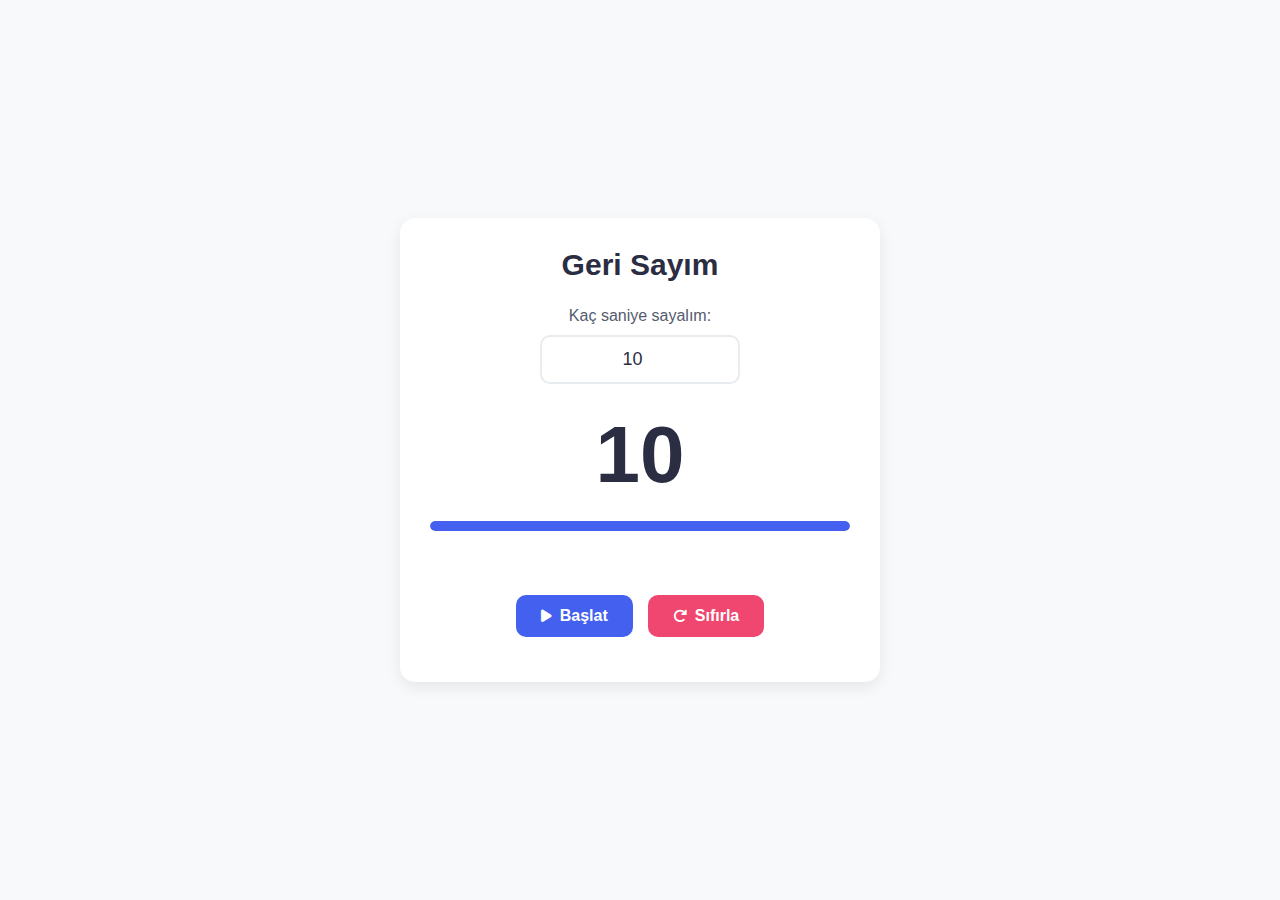
<file: w2-day3-js-Timer/index.html>
<!DOCTYPE html>
<html lang="tr">
<head>
    <meta charset="UTF-8">
    <meta name="viewport" content="width=device-width, initial-scale=1.0">
    <title>Geri Sayım</title>
    <link rel="stylesheet" href="style.css">
    <link rel="stylesheet" href="https://cdnjs.cloudflare.com/ajax/libs/font-awesome/6.4.0/css/all.min.css">
</head>
<body>
    <div class="container">
        <h1>Geri Sayım</h1>
        
        <div class="input-section">
            <label for="countdown-input">Kaç saniye sayalım:</label>
            <div class="input-wrapper">
                <input type="number" id="countdown-input" min="1" value="10">
            </div>
        </div>
        
        <div class="display-section">
            <p id="countdown-display">10</p>
            <div class="progress-bar">
                <div class="progress" id="progress-fill"></div>
            </div>
            <p id="status-message"></p>
        </div>
        
        <div class="button-section">
            <button id="start-button"><i class="fas fa-play"></i> Başlat</button>
            <button id="reset-button"><i class="fas fa-redo"></i> Sıfırla</button>
        </div>
    </div>

    <audio id="tick-sound" src="https://assets.mixkit.co/active_storage/sfx/2585/2585-preview.mp3"></audio>
    <script src="script.js"></script>
</body>
</html>
</file>
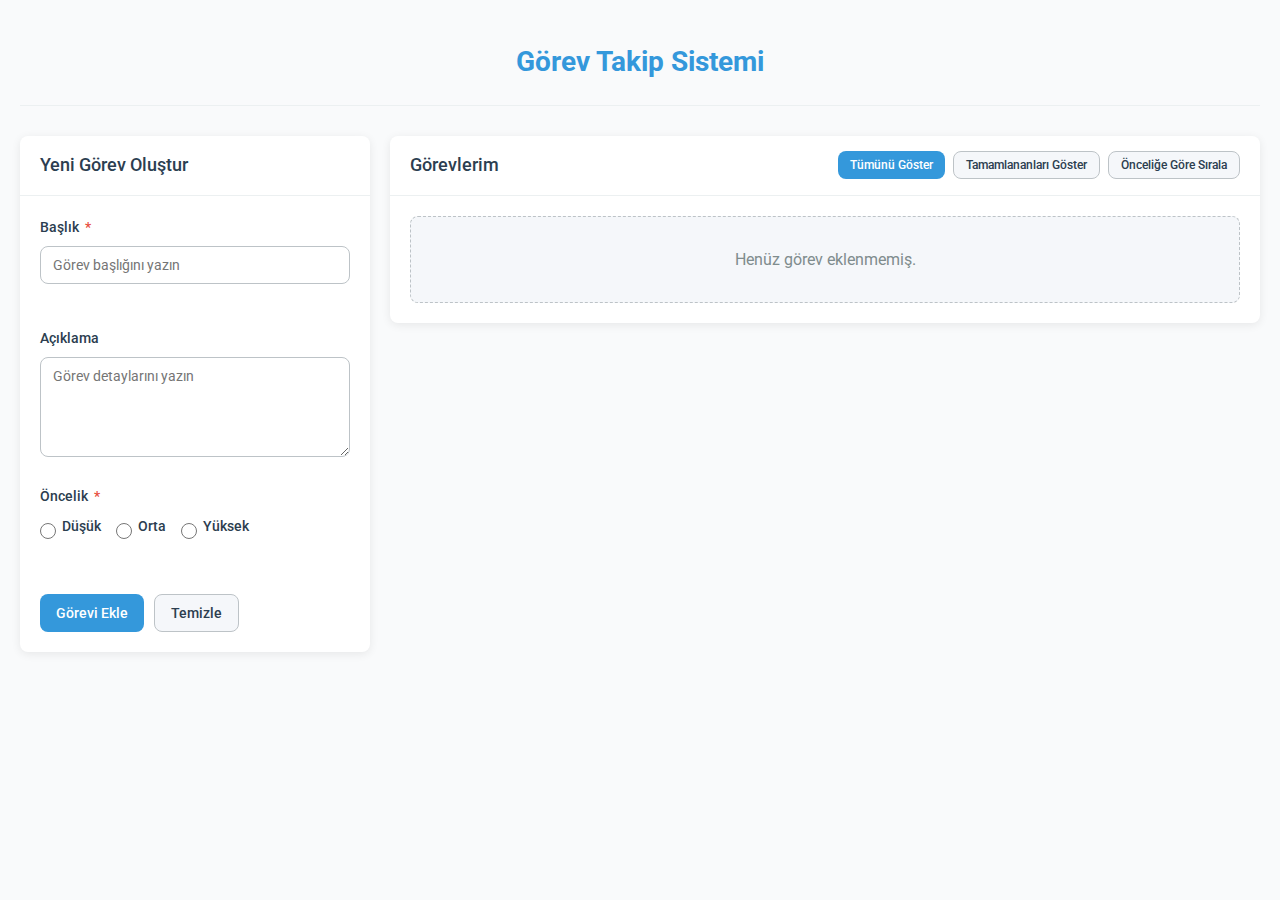
<file: w2-Task-Manager/index.html>
<!DOCTYPE html>
<html lang="tr">
<head>
  <meta charset="UTF-8">
  <meta name="viewport" content="width=device-width, initial-scale=1.0">
  <title>Görev Takip Sistemi</title>
  <link rel="stylesheet" href="style.css">
</head>
<body>
  <div class="app-container">
    <header class="app-header">
      <div class="logo">
        <h1>Görev Takip Sistemi</h1>
      </div>
    </header>

    <div class="content-wrapper">
      <aside class="sidebar">
        <div class="panel">
          <div class="panel-header">
            <h2>Yeni Görev Oluştur</h2>
          </div>
          <div class="panel-body">
            <form id="gorevForm">
              <div class="form-element">
                <label for="gorevBaslik">Başlık <span class="zorunlu">*</span></label>
                <input type="text" id="gorevBaslik" class="form-kontrol" placeholder="Görev başlığını yazın">
                <div id="baslikHata" class="hata-mesaji"></div>
              </div>
              
              <div class="form-element">
                <label for="gorevAciklama">Açıklama</label>
                <textarea id="gorevAciklama" class="form-kontrol" placeholder="Görev detaylarını yazın"></textarea>
              </div>
              
              <div class="form-element">
                <label>Öncelik <span class="zorunlu">*</span></label>
                <div class="oncelik-secenekleri">
                  <div class="oncelik-secenek">
                    <input type="radio" id="dusukOncelik" name="oncelik" value="dusuk">
                    <label for="dusukOncelik">Düşük</label>
                  </div>
                  <div class="oncelik-secenek">
                    <input type="radio" id="ortaOncelik" name="oncelik" value="orta">
                    <label for="ortaOncelik">Orta</label>
                  </div>
                  <div class="oncelik-secenek">
                    <input type="radio" id="yuksekOncelik" name="oncelik" value="yuksek">
                    <label for="yuksekOncelik">Yüksek</label>
                  </div>
                </div>
                <div id="oncelikHata" class="hata-mesaji"></div>
              </div>
              
              <div class="form-butonlar">
                <button type="submit" class="buton buton-birincil">Görevi Ekle</button>
                <button type="reset" class="buton buton-ikincil">Temizle</button>
              </div>
            </form>
          </div>
        </div>
      </aside>

      <main class="ana-icerik">
        <div class="panel">
          <div class="panel-header">
            <h2>Görevlerim</h2>
            <div class="filtre-araclari">
              <button id="tumunuGoster" class="buton buton-kucuk buton-birincil">Tümünü Göster</button>
              <button id="tamamlananlariGoster" class="buton buton-kucuk buton-ikincil">Tamamlananları Göster</button>
              <button id="onceligeGoreSirala" class="buton buton-kucuk buton-ikincil">Önceliğe Göre Sırala</button>
            </div>
          </div>
          <div class="panel-body">
            <div id="gorevListesi" class="gorev-listesi">
              <div class="bos-durum">
                <p>Henüz görev eklenmemiş.</p>
              </div>
            </div>
          </div>
        </div>
      </main>
    </div>
  </div>

  <script src="script.js"></script>
</body>
</html>
</file>
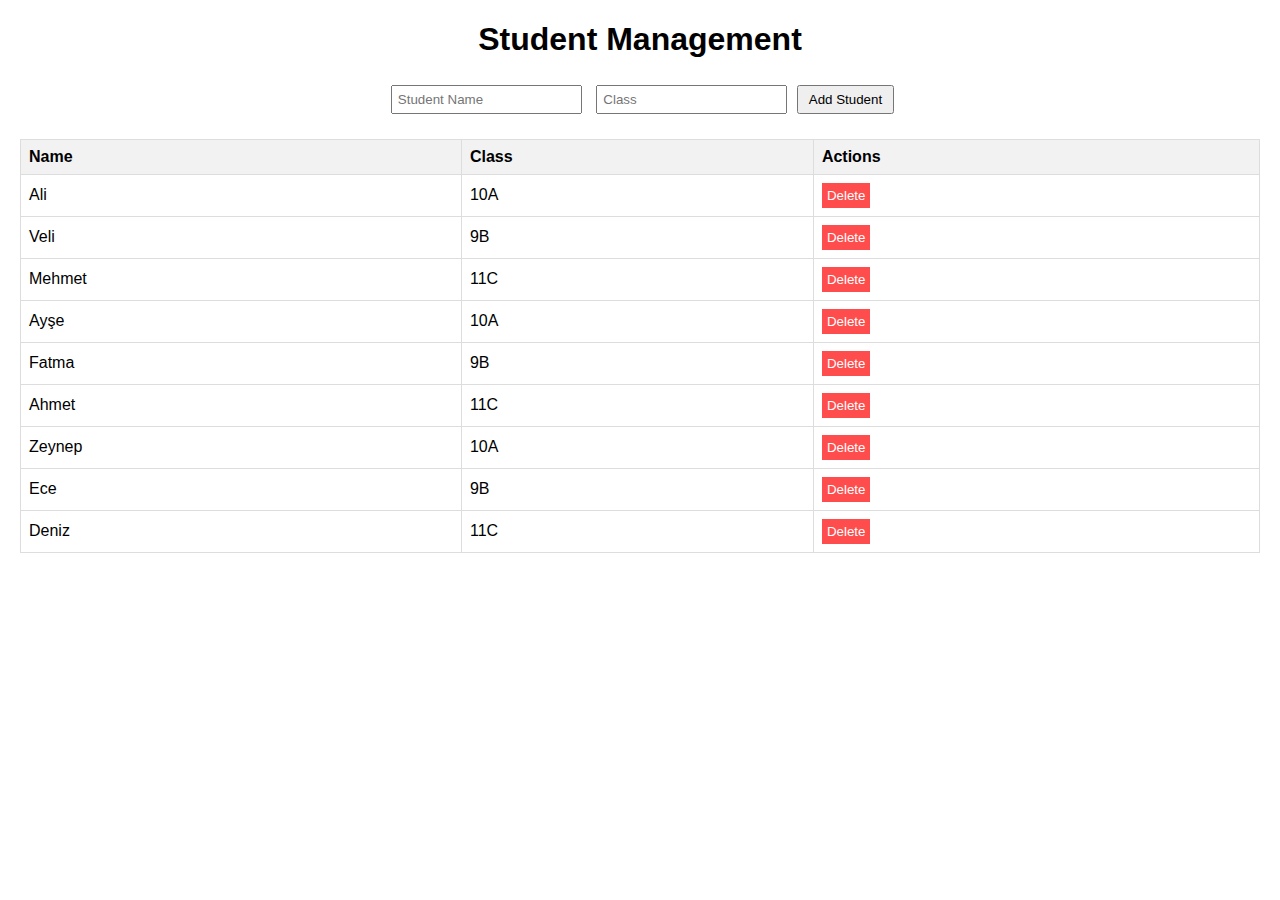
<file: w3-day1-jquery/index.html>
<!DOCTYPE html>
<html lang="en">
<head>
    <meta charset="UTF-8">
    <meta name="viewport" content="width=device-width, initial-scale=1.0">
    <title>Student List with jQuery</title>
    <script src="https://code.jquery.com/jquery-3.6.0.min.js"></script>
    <link rel="stylesheet" href="style.css">
</head>
<body>
    <h1>Student Management</h1>
    <form id="student-form">
        <input type="text" id="name" placeholder="Student Name">
        <input type="text" id="class" placeholder="Class">
        <button type="submit" id="add-btn">Add Student</button>
    </form>
    <table id="student-table">
        <thead>
            <tr>
                <th>Name</th>
                <th>Class</th>
                <th>Actions</th>
            </tr>
        </thead>
        <tbody></tbody>
    </table>
    <script src="script.js"></script>
</body>
</html>
</file>
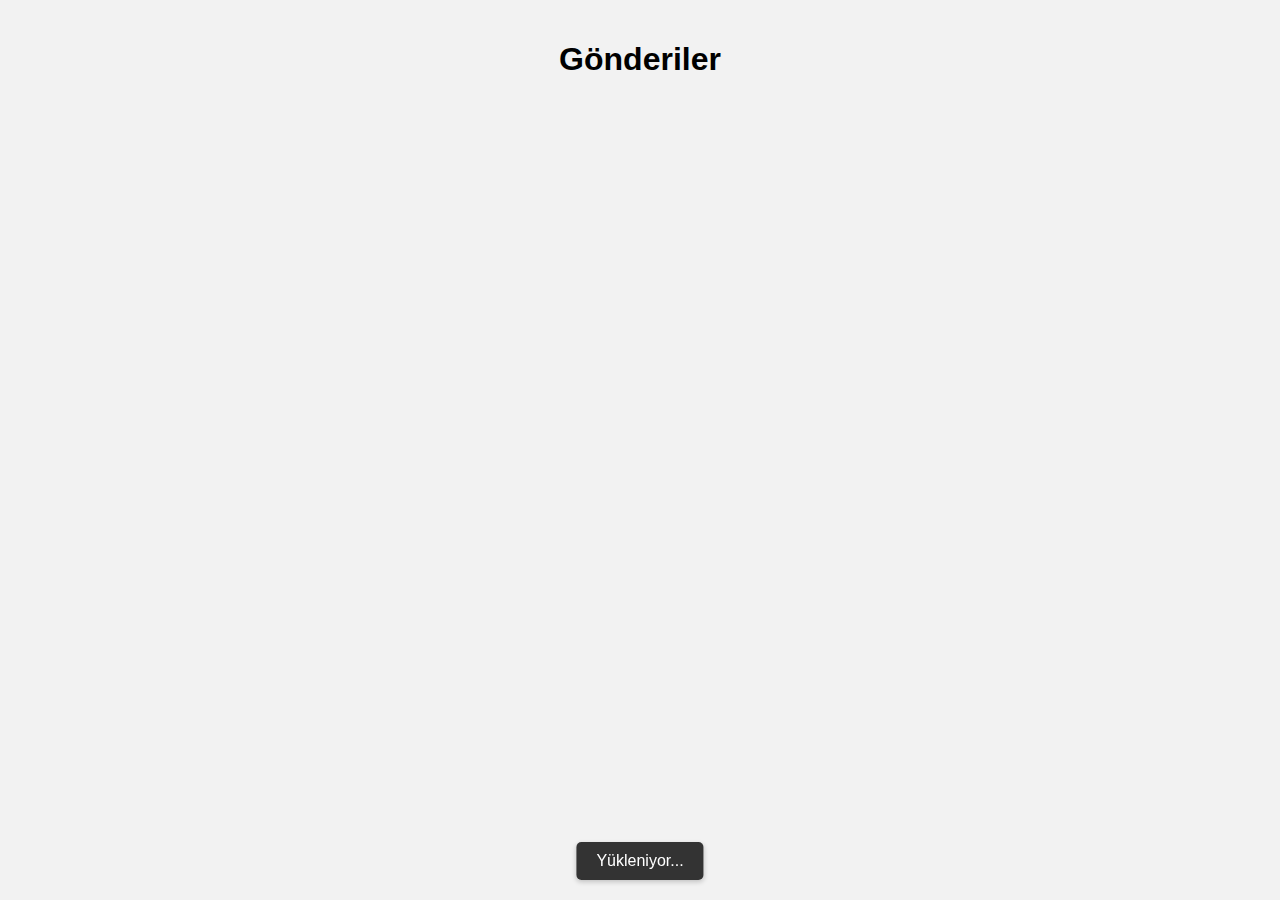
<file: w3-day2-ajaxScroll/index.html>
<!DOCTYPE html>
<html lang="tr">
  <head>
    <meta charset="UTF-8" />
    <title>Gönderiler</title>
    <link rel="stylesheet" href="style.css" />
    <script src="https://code.jquery.com/jquery-3.7.1.min.js"></script>
    <script src="script.js" defer></script>
  </head>
  <body>
    <main>
      <h1>Gönderiler</h1>
      <ul id="postList"></ul>
    </main>
    <div id="loader" class="hidden">Yükleniyor...</div>
  </body>
</html>
</file>
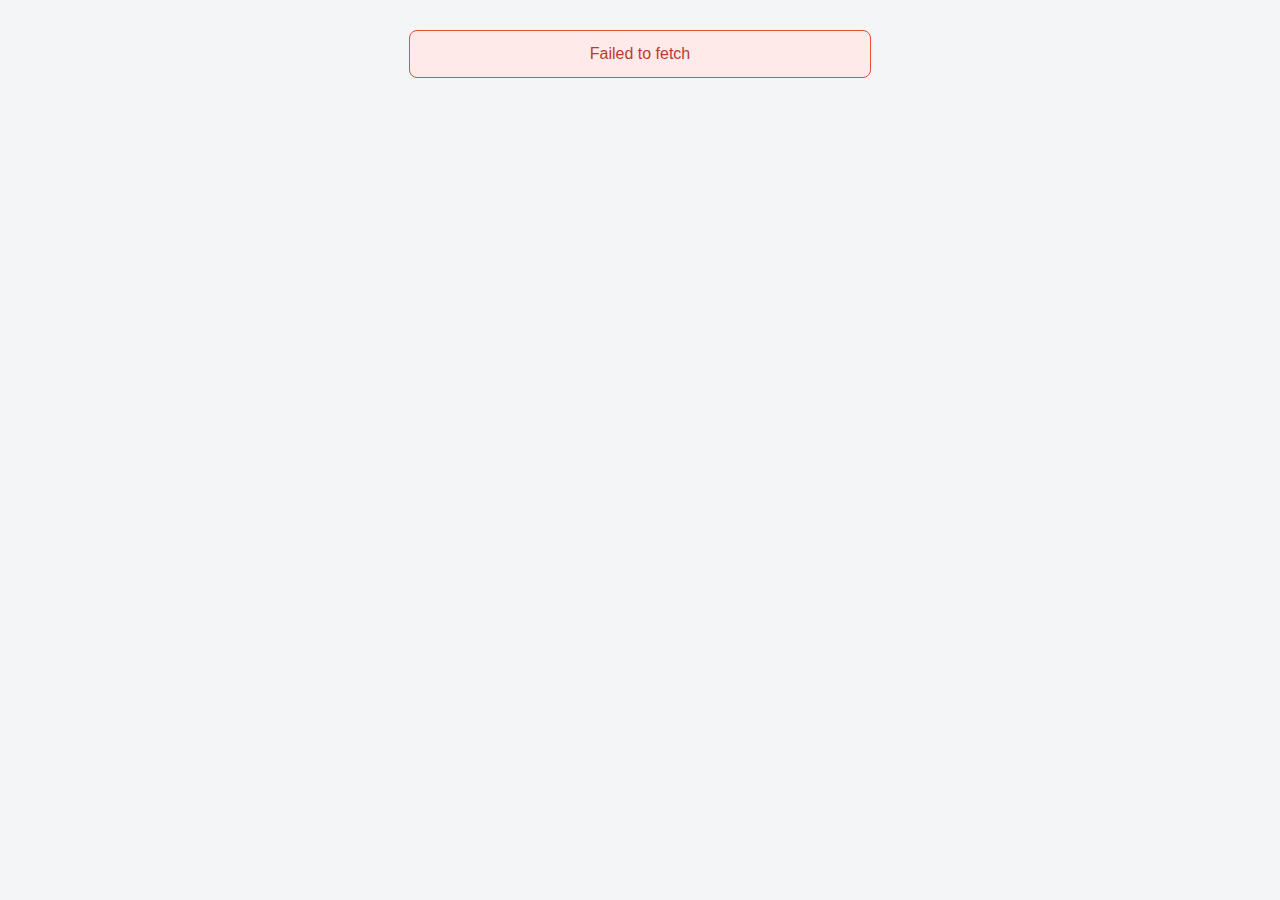
<file: w4-day2-asyncJS/index.html>
<!DOCTYPE html>
<html lang="tr">
<head>
  <meta charset="UTF-8">
  <title>INS API Users</title>
  <script src="https://code.jquery.com/jquery-3.7.1.min.js"></script>
</head>
<body>
  <div class="ins-api-users"></div>
  <script src="app.js"></script>
</body>
</html>
</file>
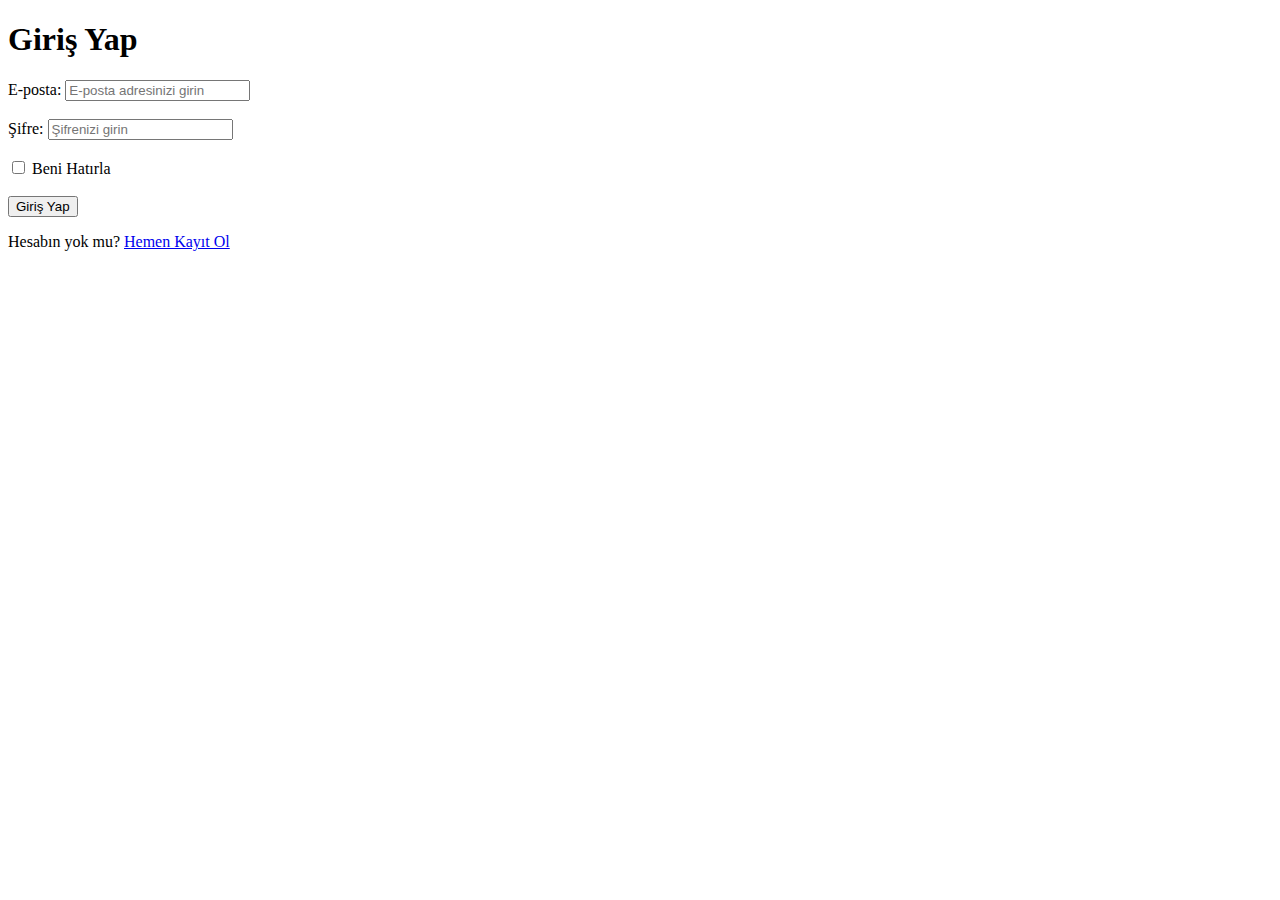
<file: html-day1/login.html>
<!DOCTYPE html>
<html lang="tr">
<head>
  <meta charset="UTF-8">
  <title>Giriş Yap</title>
</head>
<body>
  <h1>Giriş Yap</h1>
  <form>
    <label for="email">E-posta:</label>
    <input 
      type="email" 
      id="email" 
      name="email" 
      placeholder="E-posta adresinizi girin"
      required
    >
    <br><br>

    <label for="password">Şifre:</label>
    <input 
      type="password" 
      id="password" 
      name="password" 
      placeholder="Şifrenizi girin"
      required
    >
    <br><br>

    <label for="remember">
      <input 
        type="checkbox" 
        id="remember" 
        name="remember"
      >
      Beni Hatırla
    </label>
    <br><br>

    <button type="submit">Giriş Yap</button>
  </form>
  <p>
    Hesabın yok mu? 
    <a href="signup.html">Hemen Kayıt Ol</a>
  </p>
</body>
</html>
</file>
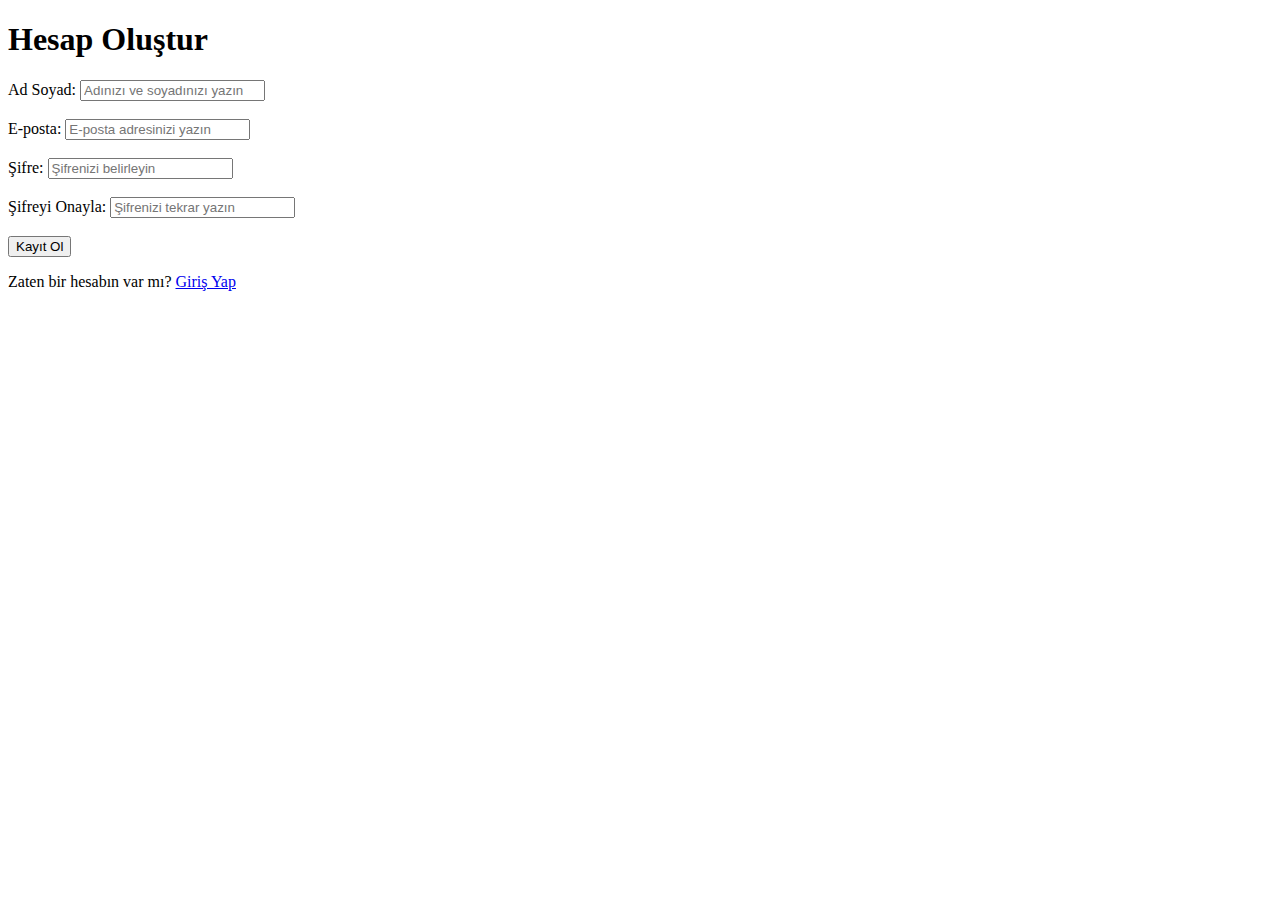
<file: html-day1/signup.html>
<!DOCTYPE html>
<html lang="tr">
<head>
  <meta charset="UTF-8">
  <title>Kayıt Ol</title>
</head>
<body>
  <h1>Hesap Oluştur</h1>
  <form>
    <label for="fullname">Ad Soyad:</label>
    <input 
      type="text" 
      id="fullname" 
      name="fullname" 
      placeholder="Adınızı ve soyadınızı yazın"
      required
    >
    <br><br>

    <label for="email">E-posta:</label>
    <input 
      type="email" 
      id="email" 
      name="email" 
      placeholder="E-posta adresinizi yazın"
      required
    >
    <br><br>

    <label for="password">Şifre:</label>
    <input 
      type="password" 
      id="password" 
      name="password" 
      placeholder="Şifrenizi belirleyin"
      required
    >
    <br><br>

    <label for="confirm-password">Şifreyi Onayla:</label>
    <input 
      type="password" 
      id="confirm-password" 
      name="confirm-password" 
      placeholder="Şifrenizi tekrar yazın"
      required
    >
    <br><br>

    <button type="submit">Kayıt Ol</button>
  </form>
  <p>
    Zaten bir hesabın var mı?
    <a href="login.html">Giriş Yap</a>
  </p>
</body>
</html>
</file>
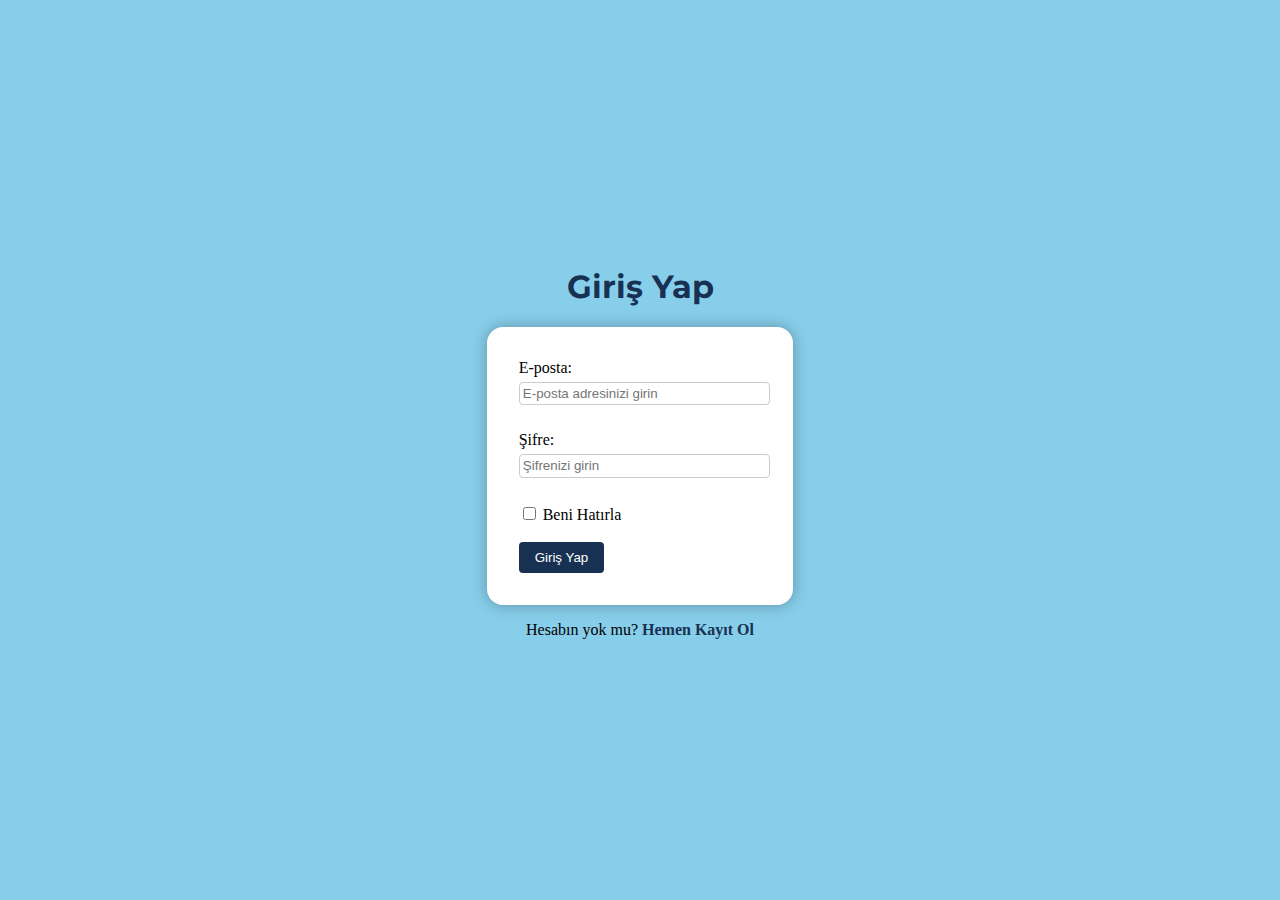
<file: w1-day2-css/login.html>
<!DOCTYPE html>
<html lang="tr">
<head>
  <meta charset="UTF-8">
  <link rel="stylesheet" href="style.css">
  <link href="https://fonts.googleapis.com/css?family=Montserrat:700&display=swap" rel="stylesheet">
  <title>Giriş Yap</title>
</head>
<body>
  <h1>Giriş Yap</h1>
  <form class="form-container">
    <label for="email">E-posta:</label>
    <input 
      type="email" 
      id="email" 
      name="email" 
      placeholder="E-posta adresinizi girin"
      required
    >
    <br><br>

    <label for="password">Şifre:</label>
    <input 
      type="password" 
      id="password" 
      name="password" 
      placeholder="Şifrenizi girin"
      required
    >
    <br><br>

    <label for="remember">
      <input 
        type="checkbox" 
        id="remember" 
        name="remember"
      >
      Beni Hatırla
    </label>
    <br><br>

    <button type="submit">Giriş Yap</button>
  </form>
  <p>
    Hesabın yok mu? 
    <a href="signup.html">Hemen Kayıt Ol</a>
  </p>
</body>
</html>
</file>
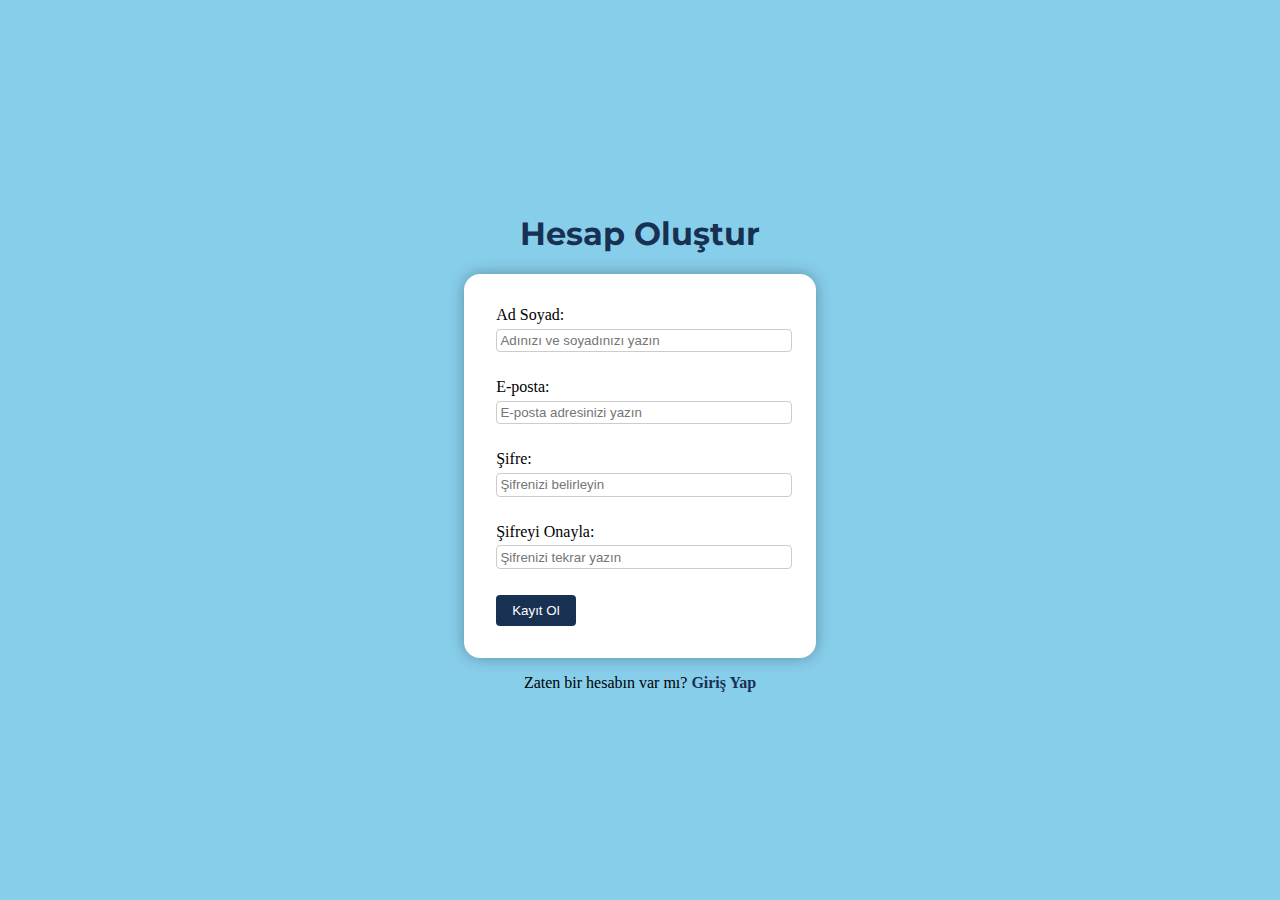
<file: w1-day2-css/signup.html>
<!DOCTYPE html>
<html lang="tr">
<head>
  <meta charset="UTF-8">
  <link rel="stylesheet" href="style.css">
  <title>Kayıt Ol</title>
  <link href="https://fonts.googleapis.com/css?family=Montserrat:700&display=swap" rel="stylesheet">
</head>
<body>
  <h1>Hesap Oluştur</h1>
  <form class="form-container">
    <label for="fullname">Ad Soyad:</label>
    <input 
      type="text" 
      id="fullname" 
      name="fullname" 
      placeholder="Adınızı ve soyadınızı yazın"
      required
    >
    <br><br>

    <label for="email">E-posta:</label>
    <input 
      type="email" 
      id="email" 
      name="email" 
      placeholder="E-posta adresinizi yazın"
      required
    >
    <br><br>

    <label for="password">Şifre:</label>
    <input 
      type="password" 
      id="password" 
      name="password" 
      placeholder="Şifrenizi belirleyin"
      required
    >
    <br><br>

    <label for="confirm-password">Şifreyi Onayla:</label>
    <input 
      type="password" 
      id="confirm-password" 
      name="confirm-password" 
      placeholder="Şifrenizi tekrar yazın"
      required
    >
    <br><br>

    <button type="submit">Kayıt Ol</button>
  </form>
  <p>
    Zaten bir hesabın var mı?
    <a href="login.html">Giriş Yap</a>
  </p>
</body>
</html>
</file>
<file: w2-day3-js-Timer/style.css>
:root {
    --primary-color: #4361ee;
    --primary-hover: #3a56d4;
    --danger-color: #ef476f;
    --danger-hover: #d64062;
    --background-color: #f8f9fa;
    --container-bg: #ffffff;
    --text-color: #2b2d42;
    --secondary-text: #555b6e;
    --border-color: #e9ecef;
    --shadow-color: rgba(0, 0, 0, 0.08);
    --progress-bg: #e9ecef;
    --progress-color: #4361ee;
}

@import url('https://fonts.googleapis.com/css2?family=Poppins:wght@400;500;600;700&display=swap');

* {
    margin: 0;
    padding: 0;
    box-sizing: border-box;
    font-family: 'Poppins', sans-serif;
}

body {
    display: flex;
    justify-content: center;
    align-items: center;
    min-height: 100vh;
    background-color: var(--background-color);
    color: var(--text-color);
}

.container {
    width: 90%;
    max-width: 480px;
    padding: 30px;
    background-color: var(--container-bg);
    border-radius: 15px;
    box-shadow: 0 5px 15px var(--shadow-color);
    text-align: center;
}

h1 {
    color: var(--text-color);
    font-size: 30px;
    margin-bottom: 25px;
    font-weight: 600;
}

.input-section {
    margin-bottom: 25px;
}

label {
    display: block;
    margin-bottom: 10px;
    font-weight: 500;
    color: var(--secondary-text);
    font-size: 16px;
}

.input-wrapper {
    display: flex;
    align-items: center;
    justify-content: center;
}

input[type="number"] {
    width: 100%;
    max-width: 200px;
    padding: 12px;
    border: 2px solid var(--border-color);
    border-radius: 10px;
    font-size: 18px;
    text-align: center;
    background-color: var(--container-bg);
    color: var(--text-color);
}

input[type="number"]:focus {
    outline: none;
    border-color: var(--primary-color);
}

.display-section {
    margin-bottom: 25px;
    position: relative;
}

#countdown-display {
    font-size: 80px;
    font-weight: 700;
    color: var(--text-color);
    margin-bottom: 20px;
}

.progress-bar {
    height: 10px;
    background-color: var(--progress-bg);
    border-radius: 5px;
    margin-bottom: 15px;
    overflow: hidden;
}

.progress {
    height: 100%;
    background-color: var(--progress-color);
    width: 100%;
    transition: width 1s linear;
    border-radius: 5px;
}

#status-message {
    font-size: 18px;
    color: var(--danger-color);
    font-weight: 600;
    min-height: 24px;
}

.button-section {
    display: flex;
    justify-content: center;
    gap: 15px;
    margin-bottom: 15px;
}

button {
    padding: 12px 25px;
    border: none;
    border-radius: 10px;
    font-size: 16px;
    font-weight: 600;
    cursor: pointer;
    display: flex;
    align-items: center;
    gap: 8px;
}

button i {
    font-size: 14px;
}

#start-button {
    background-color: var(--primary-color);
    color: white;
}

#start-button:hover {
    background-color: var(--primary-hover);
}

#reset-button {
    background-color: var(--danger-color);
    color: white;
}

#reset-button:hover {
    background-color: var(--danger-hover);
}

button:disabled {
    opacity: 0.6;
    cursor: not-allowed;
}

@media (max-width: 480px) {
    .container {
        width: 95%;
        padding: 20px;
    }
    
    #countdown-display {
        font-size: 65px;
    }
    
    button {
        padding: 10px 20px;
    }
    
    h1 {
        font-size: 26px;
    }
    
    input[type="number"] {
        padding: 10px;
        font-size: 16px;
    }
}
</file>
<file: w2-Task-Manager/style.css>
@import url('https://fonts.googleapis.com/css2?family=Roboto:wght@300;400;500;700&display=swap');

:root {
  --ana-renk: #3498db;
  --ana-renk-acik: #5dade2;
  --ana-renk-koyu: #2980b9;
  --ikincil-renk: #f5f7fa;
  --metin-renk: #2c3e50;
  --metin-renk-acik: #7f8c8d;
  --basarili: #2ecc71;
  --basarili-acik: #d5f5e3;
  --uyari: #e74c3c;
  --uyari-acik: #fadbd8;
  --gri-acik: #ecf0f1;
  --gri-orta: #bdc3c7;
  --gri-koyu: #95a5a6;
  --beyaz: #ffffff;
  --golge: 0 2px 10px rgba(0, 0, 0, 0.08);
  --yuvarlatma: 8px;
  --gecis-hizi: 0.2s;
}

* {
  margin: 0;
  padding: 0;
  box-sizing: border-box;
  font-family: 'Roboto', sans-serif;
}

body {
  background-color: #f9fafb;
  color: var(--metin-renk);
  line-height: 1.6;
}

.app-container {
  max-width: 1280px;
  margin: 0 auto;
  padding: 20px;
}

.app-header {
  margin-bottom: 30px;
  text-align: center;
  padding: 20px 0;
  border-bottom: 1px solid var(--gri-acik);
}

.logo h1 {
  font-size: 28px;
  font-weight: 700;
  color: var(--ana-renk);
}

.content-wrapper {
  display: flex;
  gap: 20px;
  flex-direction: column;
}

@media (min-width: 768px) {
  .content-wrapper {
    flex-direction: row;
  }
  
  .sidebar {
    flex: 1;
    max-width: 350px;
  }
  
  .ana-icerik {
    flex: 2;
  }
}

.panel {
  background-color: var(--beyaz);
  border-radius: var(--yuvarlatma);
  box-shadow: var(--golge);
  overflow: hidden;
  margin-bottom: 20px;
}

.panel-header {
  padding: 15px 20px;
  border-bottom: 1px solid var(--gri-acik);
  display: flex;
  justify-content: space-between;
  align-items: center;
  flex-wrap: wrap;
  gap: 10px;
}

.panel-header h2 {
  font-size: 18px;
  font-weight: 500;
  color: var(--metin-renk);
}

.panel-body {
  padding: 20px;
}

.form-element {
  margin-bottom: 20px;
}

.form-element label {
  display: block;
  font-size: 14px;
  font-weight: 500;
  margin-bottom: 8px;
  color: var(--metin-renk);
}

.zorunlu {
  color: var(--uyari);
  margin-left: 3px;
}

.form-kontrol {
  width: 100%;
  padding: 10px 12px;
  font-size: 14px;
  border-radius: var(--yuvarlatma);
  border: 1px solid var(--gri-orta);
  background-color: var(--beyaz);
  color: var(--metin-renk);
  transition: border-color var(--gecis-hizi), box-shadow var(--gecis-hizi);
}

.form-kontrol:focus {
  outline: none;
  border-color: var(--ana-renk);
  box-shadow: 0 0 0 3px rgba(52, 152, 219, 0.2);
}

textarea.form-kontrol {
  min-height: 100px;
  resize: vertical;
}

.oncelik-secenekleri {
  display: flex;
  gap: 15px;
  flex-wrap: wrap;
}

.oncelik-secenek {
  display: flex;
  align-items: center;
  gap: 6px;
}

.oncelik-secenek input[type="radio"] {
  width: 16px;
  height: 16px;
  accent-color: var(--ana-renk);
}

.hata-mesaji {
  color: var(--uyari);
  font-size: 12px;
  margin-top: 5px;
  min-height: 18px;
}

.form-butonlar {
  display: flex;
  gap: 10px;
  margin-top: 25px;
}

.buton {
  display: inline-flex;
  align-items: center;
  justify-content: center;
  border-radius: var(--yuvarlatma);
  font-size: 14px;
  font-weight: 500;
  padding: 10px 16px;
  cursor: pointer;
  transition: background-color var(--gecis-hizi), color var(--gecis-hizi);
  border: none;
}

.buton-birincil {
  background-color: var(--ana-renk);
  color: var(--beyaz);
}

.buton-birincil:hover {
  background-color: var(--ana-renk-koyu);
}

.buton-ikincil {
  background-color: var(--ikincil-renk);
  color: var(--metin-renk);
  border: 1px solid var(--gri-orta);
}

.buton-ikincil:hover {
  background-color: var(--gri-acik);
}

.buton-tehlike {
  background-color: var(--uyari);
  color: var(--beyaz);
}

.buton-tehlike:hover {
  background-color: #c0392b;
}

.buton-kucuk {
  padding: 6px 12px;
  font-size: 12px;
}

.filtre-araclari {
  display: flex;
  gap: 8px;
  flex-wrap: wrap;
}

.gorev-listesi {
  display: flex;
  flex-direction: column;
  gap: 12px;
}

.gorev-item {
  padding: 15px;
  border-radius: var(--yuvarlatma);
  border: 1px solid var(--gri-acik);
  background-color: var(--beyaz);
  transition: box-shadow var(--gecis-hizi);
}

.gorev-item:hover {
  box-shadow: 0 2px 8px rgba(0, 0, 0, 0.05);
}

.gorev-item.tamamlandi {
  background-color: var(--basarili-acik);
  border-color: var(--basarili);
}

.gorev-baslik-alan {
  display: flex;
  justify-content: space-between;
  align-items: flex-start;
  margin-bottom: 8px;
}

.gorev-baslik {
  font-weight: 500;
  font-size: 16px;
  margin-right: 10px;
}

.tamamlandi .gorev-baslik {
  text-decoration: line-through;
  color: var(--gri-koyu);
}

.gorev-butonlar {
  display: flex;
  gap: 6px;
}

.gorev-aciklama {
  font-size: 14px;
  color: var(--metin-renk-acik);
  margin-bottom: 10px;
}

.gorev-alt-bilgi {
  display: flex;
  justify-content: space-between;
  align-items: center;
  font-size: 12px;
  color: var(--metin-renk-acik);
}

.gorev-oncelik {
  display: inline-flex;
  align-items: center;
  padding: 3px 8px;
  border-radius: 12px;
  font-weight: 500;
  font-size: 12px;
}

.oncelik-dusuk {
  background-color: rgba(46, 204, 113, 0.1);
  color: #27ae60;
}

.oncelik-orta {
  background-color: rgba(241, 196, 15, 0.1);
  color: #f39c12;
}

.oncelik-yuksek {
  background-color: rgba(231, 76, 60, 0.1);
  color: #c0392b;
}

.bos-durum {
  text-align: center;
  padding: 30px;
  color: var(--metin-renk-acik);
  background-color: var(--ikincil-renk);
  border-radius: var(--yuvarlatma);
  border: 1px dashed var(--gri-orta);
}

@media (max-width: 767px) {
  .form-butonlar {
    flex-direction: column;
  }
  
  .buton {
    width: 100%;
  }
  
  .panel-header {
    flex-direction: column;
    align-items: flex-start;
  }
  
  .filtre-araclari {
    width: 100%;
    margin-top: 10px;
  }
}
</file>
<file: w3-day1-jquery/style.css>
body { 
    font-family: Arial, sans-serif; 
    margin: 20px; 
}

h1 { 
    text-align: center; 
}

#student-form { 
    margin-bottom: 20px; 
    text-align: center; 
}

input { 
    padding: 5px; 
    margin: 5px; 
}

button { 
    padding: 5px 10px; 
    cursor: pointer; 
}

table { 
    width: 100%; 
    border-collapse: collapse; 
}

th, td { 
    border: 1px solid #ddd; 
    padding: 8px; 
    text-align: left; 
}

th { 
    background-color: #f2f2f2; 
}

.selected { 
    background-color: #ffff99; 
}

.highlight { 
    background-color: #f0f0f0; 
}

.delete-btn {
    background-color: #ff4d4d; 
    color: white; 
    border: none; 
    padding: 5px; 
    cursor: pointer; 
    transition: background-color 0.3s ease;
}

.delete-btn:hover {
    background-color: #ff3333;
}
</file>
<file: w3-day2-ajaxScroll/style.css>
body {
  font-family: Arial, Helvetica, sans-serif;
  margin: 0;
  padding: 0;
  background: #f2f2f2;
}

main {
  max-width: 600px;
  margin: 0 auto;
  padding: 20px;
}

h1 {
  text-align: center;
}

#postList {
  list-style: none;
  padding: 0;
}

#postList li {
  background: #fff;
  margin-bottom: 12px;
  padding: 12px 16px;
  border-radius: 6px;
  box-shadow: 0 2px 4px rgba(0, 0, 0, 0.05);
}

#loader {
  position: fixed;
  bottom: 20px;
  left: 50%;
  transform: translateX(-50%);
  background: #333;
  color: white;
  padding: 10px 20px;
  border-radius: 5px;
  z-index: 1000;
  box-shadow: 0 2px 5px rgba(0,0,0,0.2);
}

.hidden {
  display: none;
}
</file>
<file: w1-day2-css/style.css>
body {
    background-color: skyblue;
    display: flex;
    min-height: 100vh;
    margin: 0;
    flex-direction: column;
    justify-content: center;
    align-items: center;
}

.form-container{
    background-color: white;
    padding: 2rem;
    border-radius: 1rem;
    box-shadow: 0 0 15px rgba(0, 0, 0, 0.3);
}

h1{
    font-family: 'Montserrat', sans-serif;
    font-weight: 700;
    color: #183153;
}

a {
  text-decoration: none;
  color: #183153;    
  font-weight: bold;    
  transition: color 0.2s; 
}

a:hover {
  color: #217dbb; 
}

input[type="text"],
input[type="email"],
input[type="password"] {
  width: 100%;
  margin-top: 0.3rem;
  padding: 0.2rem;
  margin-bottom: 0.5rem;
  border: 1px solid #ccc;
  border-radius: 0.25rem;
}


button {
  background-color: #183153; 
  color: white;
  padding: 0.5rem 1rem;
  border: none;
  border-radius: 0.25rem;
  cursor: pointer;
}

button:hover {
  background-color: #217dbb; 
  transition: background-color 0.3s ease;
}

input:focus {
  border-color: #3498db;
  outline: none;
  box-shadow: 0 0 4px #3498db44;
}
</file>
